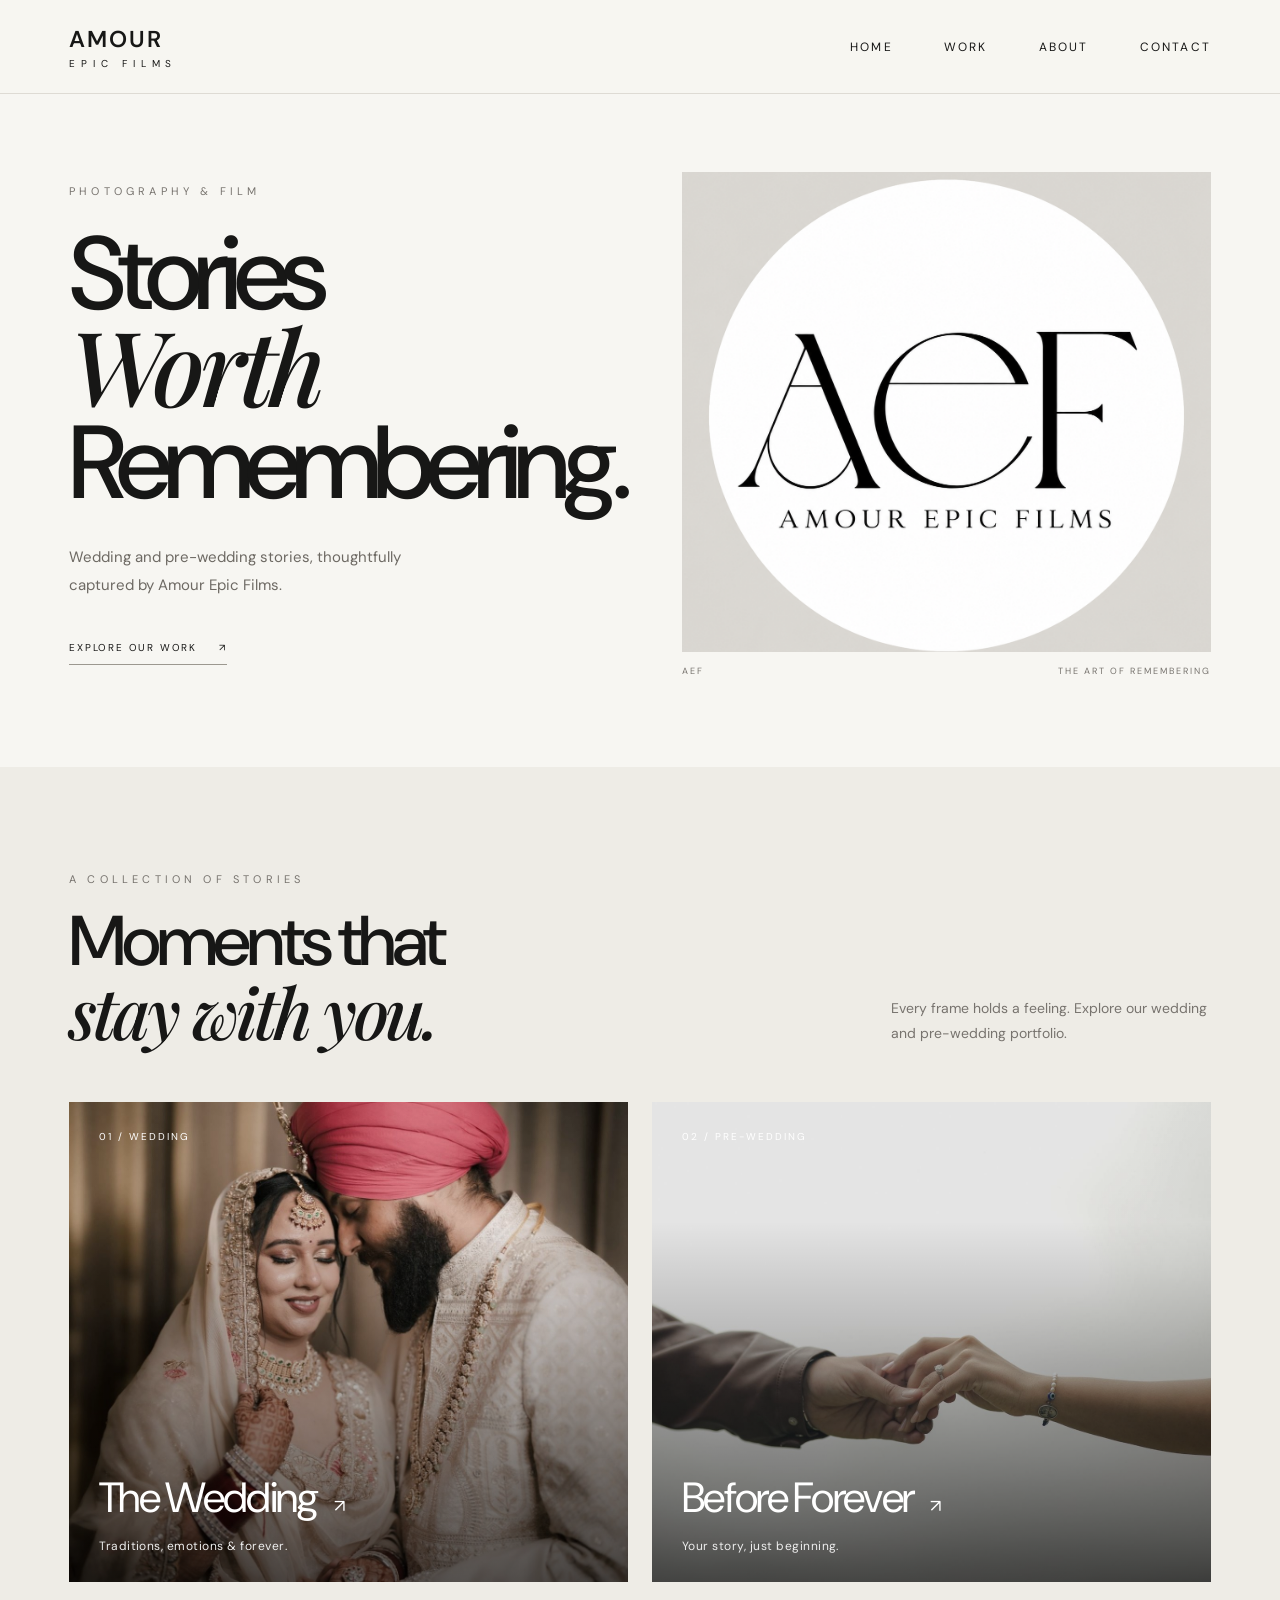
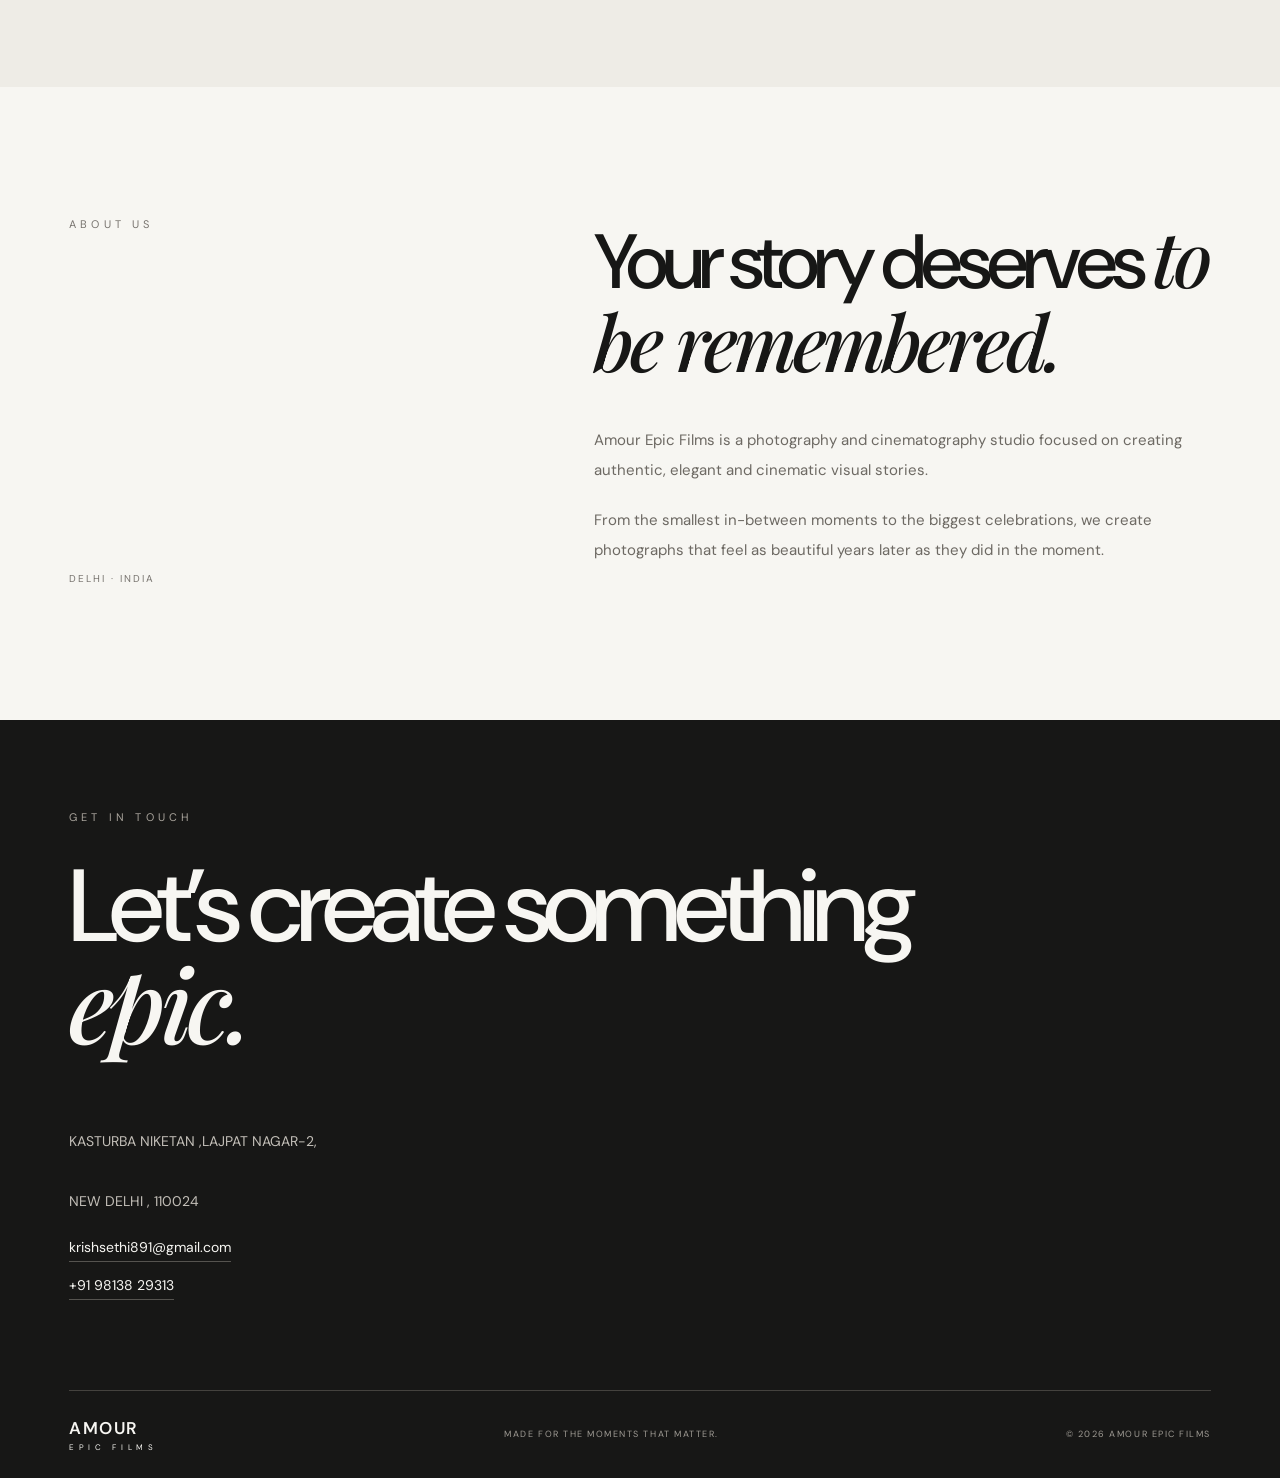
<file: index.html>
<!DOCTYPE html>
<html lang="en">
<head>
  <meta charset="UTF-8">
  <meta name="viewport" content="width=device-width, initial-scale=1.0">
  <title>Amour Epic Films — Stories Worth Remembering</title>
  <link rel="preconnect" href="https://fonts.googleapis.com">
  <link rel="preconnect" href="https://fonts.gstatic.com" crossorigin>
  <link href="https://fonts.googleapis.com/css2?family=DM+Sans:wght@400;500;600&family=Playfair+Display:ital,wght@0,500;0,600;1,500;1,600&display=swap" rel="stylesheet">
  <link rel="stylesheet" href="style.css">
</head>
<body>
  <header class="site-header">
    <a class="brand" href="index.html"><span>AMOUR</span><small>EPIC FILMS</small></a>
    <nav aria-label="Main navigation">
      <a href="#home">HOME</a><a href="#portfolio">WORK</a><a href="#about">ABOUT</a><a href="#contact">CONTACT</a>
    </nav>
  </header>

  <main>
    <section class="hero" id="home">
      <div class="hero-copy">
        <p class="eyebrow">PHOTOGRAPHY &amp; FILM</p>
        <h1>Stories<br><em>Worth</em><br>Remembering.</h1>
        <p class="intro">Wedding and pre-wedding stories, thoughtfully captured by Amour Epic Films.</p>
        <a class="text-link" href="#portfolio">EXPLORE OUR WORK <span>↗</span></a>
      </div>
      <div class="hero-art">
        <img src="Logo.png" alt="">
        <div class="image-note"><span>AEF</span><span>THE ART OF REMEMBERING</span></div>
      </div>
    </section>

    <section class="portfolio section-pad" id="portfolio">
      <div class="section-heading">
        <p class="eyebrow">A COLLECTION OF STORIES</p>
        <h2>Moments that<br><em>stay with you.</em></h2>
        <p>Every frame holds a feeling. Explore our wedding and pre-wedding portfolio.</p>
      </div>
      <div class="collection-grid">
        <a class="collection-card wedding-card" href="wedding.html">
          <img src="w0.jpg" alt="Wedding ceremony and couple">
          <span class="card-number">01 / WEDDING</span>
          <span class="card-title">The Wedding <b>↗</b></span>
          <span class="card-subtitle">Traditions, emotions &amp; forever.</span>
        </a>
        <a class="collection-card prewedding-card" href="prewedding.html">
          <img src="00.jpg" alt="Romantic pre-wedding couple portrait">
          <span class="card-number">02 / PRE-WEDDING</span>
          <span class="card-title">Before Forever <b>↗</b></span>
          <span class="card-subtitle">Your story, just beginning.</span>
        </a>
      </div>
    </section>

    <section class="about section-pad" id="about">
      <div class="about-label"><p class="eyebrow">ABOUT US</p><span>DELHI · INDIA</span></div>
      <div class="about-copy">
        <h2>Your story deserves <em>to be remembered.</em></h2>
        <p>Amour Epic Films is a photography and cinematography studio focused on creating authentic, elegant and cinematic visual stories.</p>
        <p>From the smallest in-between moments to the biggest celebrations, we create photographs that feel as beautiful years later as they did in the moment.</p>
      </div>
    </section>

    <section class="contact section-pad" id="contact">
      <p class="eyebrow">GET IN TOUCH</p>
      <h2>Let’s create something<br><em>epic.</em></h2>
      <div class="contact-details">
        <p> KASTURBA NIKETAN ,LAJPAT NAGAR-2, </p>
        <P>NEW DELHI , 110024</P>
        <a href="mailto:krishsethi891@gmail.com">krishsethi891@gmail.com</a>
        <a href="tel:+919813829313">+91 98138 29313</a>
      </div>
      <footer><a class="brand brand-light" href="index.html"><span>AMOUR</span><small>EPIC FILMS</small></a><span>MADE FOR THE MOMENTS THAT MATTER.</span><span>© 2026 AMOUR EPIC FILMS</span></footer>
    </section>
  </main>
</body>
</html>
</file>
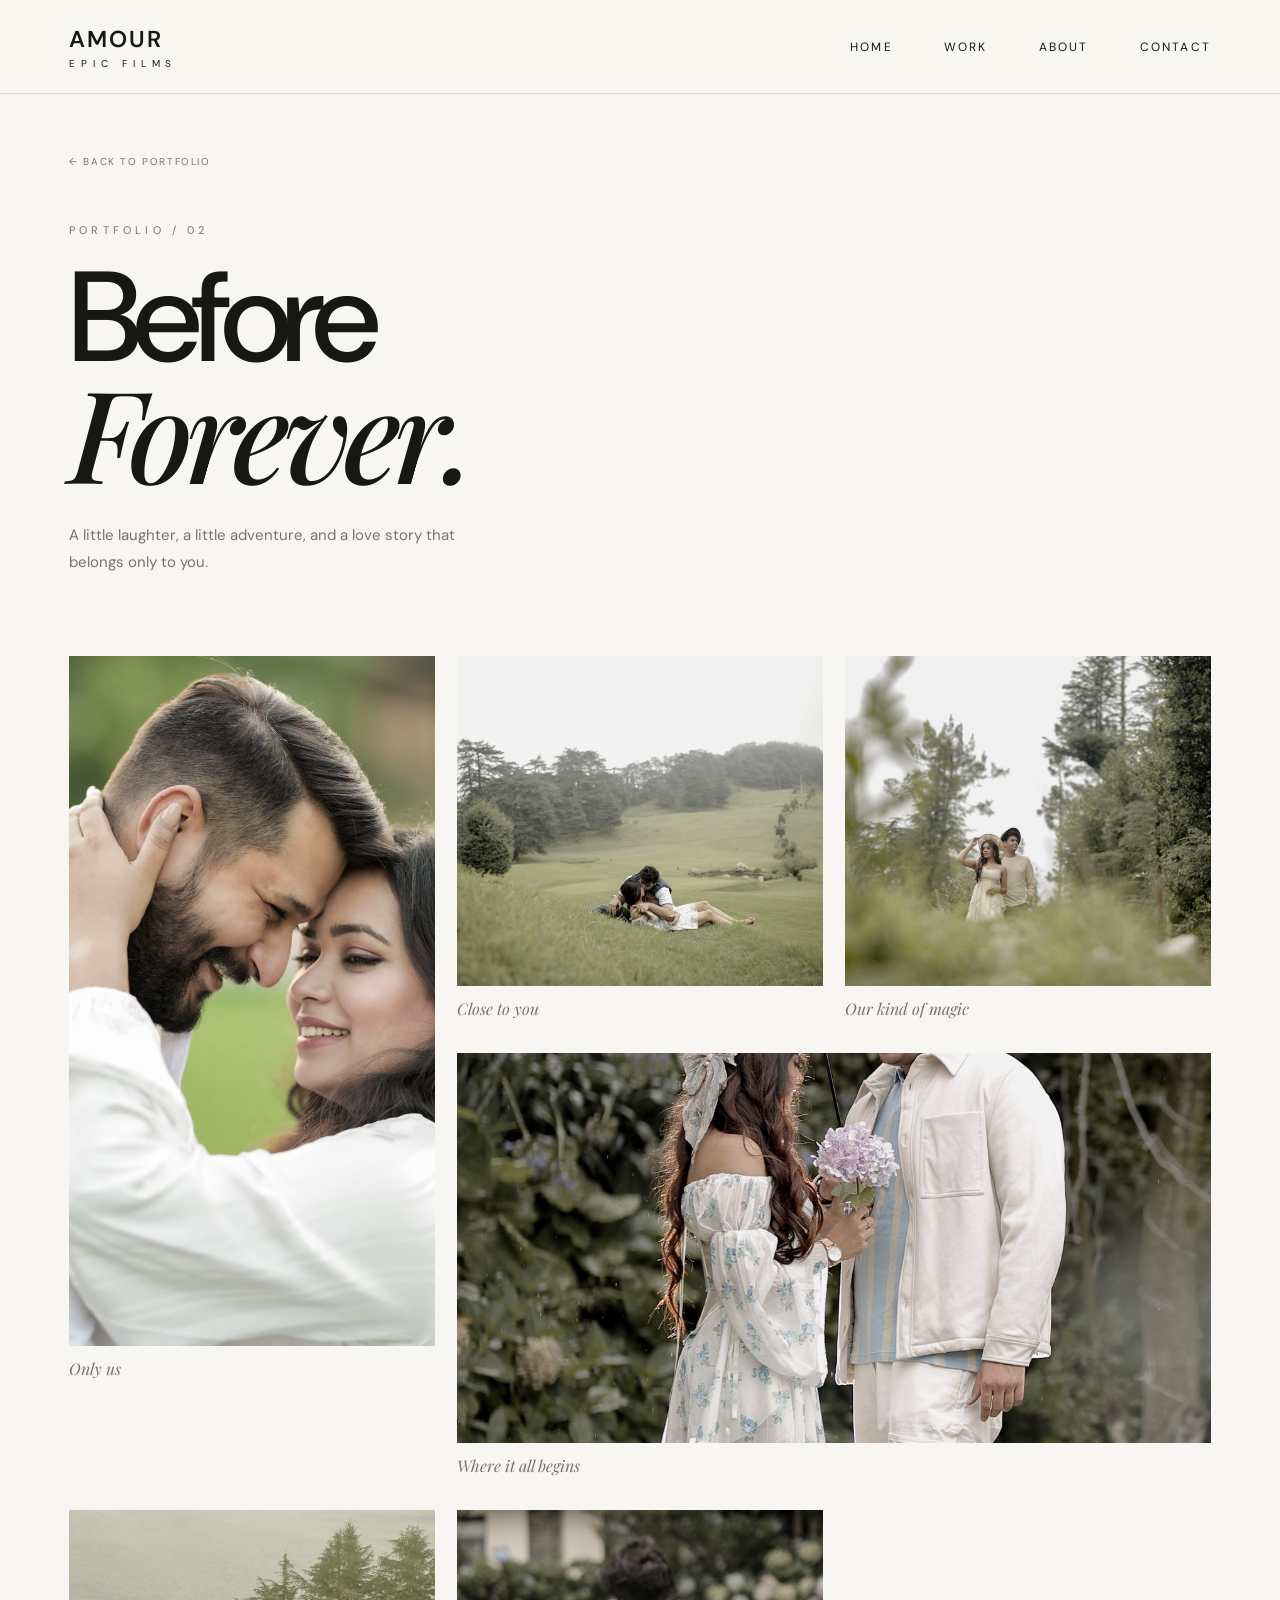
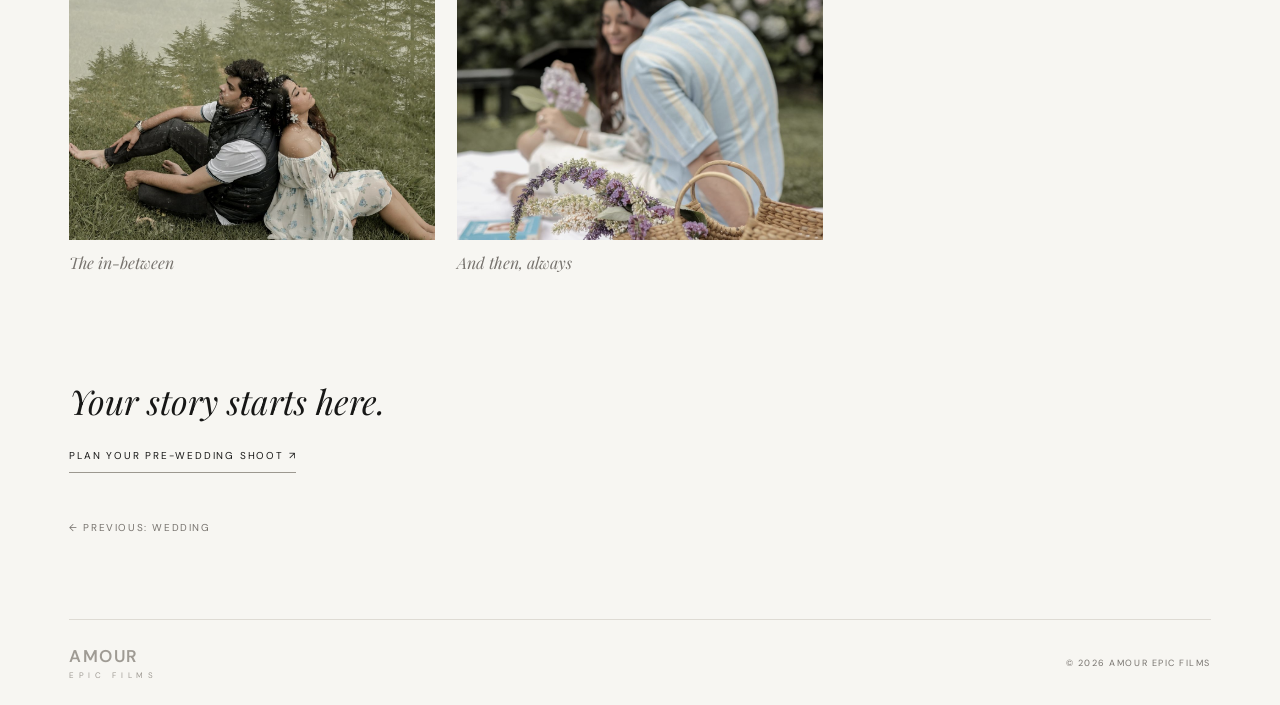
<file: prewedding.html>
<!DOCTYPE html>
<html lang="en">
<head>
  <meta charset="UTF-8"><meta name="viewport" content="width=device-width, initial-scale=1.0">
  <title>Pre-Wedding Stories — Amour Epic Films</title>
  <link rel="preconnect" href="https://fonts.googleapis.com"><link rel="preconnect" href="https://fonts.gstatic.com" crossorigin>
  <link href="https://fonts.googleapis.com/css2?family=DM+Sans:wght@400;500;600&family=Playfair+Display:ital,wght@0,500;0,600;1,500;1,600&display=swap" rel="stylesheet">
  <link rel="stylesheet" href="style.css">
</head>
<body>
  <header class="site-header"><a class="brand" href="index.html"><span>AMOUR</span><small>EPIC FILMS</small></a><nav><a href="index.html">HOME</a><a href="index.html#portfolio">WORK</a><a href="index.html#about">ABOUT</a><a href="index.html#contact">CONTACT</a></nav></header>
  <main class="gallery-page">
    <div class="gallery-intro"><a class="back-link" href="index.html#portfolio">← BACK TO PORTFOLIO</a><p class="eyebrow">PORTFOLIO / 02</p><h1>Before<br><em>Forever.</em></h1><p class="gallery-description">A little laughter, a little adventure, and a love story that belongs only to you.</p></div>
    <div class="photo-grid prewedding-gallery">
      <figure class="tall"><img src="8.jpg" alt="Romantic couple portrait"><figcaption>Only us</figcaption></figure>
      <figure><img src="7.jpg" alt="Couple embracing"><figcaption>Close to you</figcaption></figure>
      <figure><img src="1.jpg" alt="Couple outdoors"><figcaption>Our kind of magic</figcaption></figure>
      <figure class="wide"><img src="2.jpg" alt="Couple walking together"><figcaption>Where it all begins</figcaption></figure>
      <figure><img src="6.jpg" alt="Romantic couple moment"><figcaption>The in-between</figcaption></figure>
      <figure><img src="4.jpg" alt="Couple holding each other"><figcaption>And then, always</figcaption></figure>
    </div>
    <div class="gallery-end"><p>Your story starts here.</p><a class="text-link" href="index.html#contact">PLAN YOUR PRE-WEDDING SHOOT ↗</a><a class="back-link" href="wedding.html">← PREVIOUS: WEDDING</a></div>
  </main>
  <footer class="page-footer"><a class="brand" href="index.html"><span>AMOUR</span><small>EPIC FILMS</small></a><span>© 2026 AMOUR EPIC FILMS</span></footer>
</body>
</html>
</file>
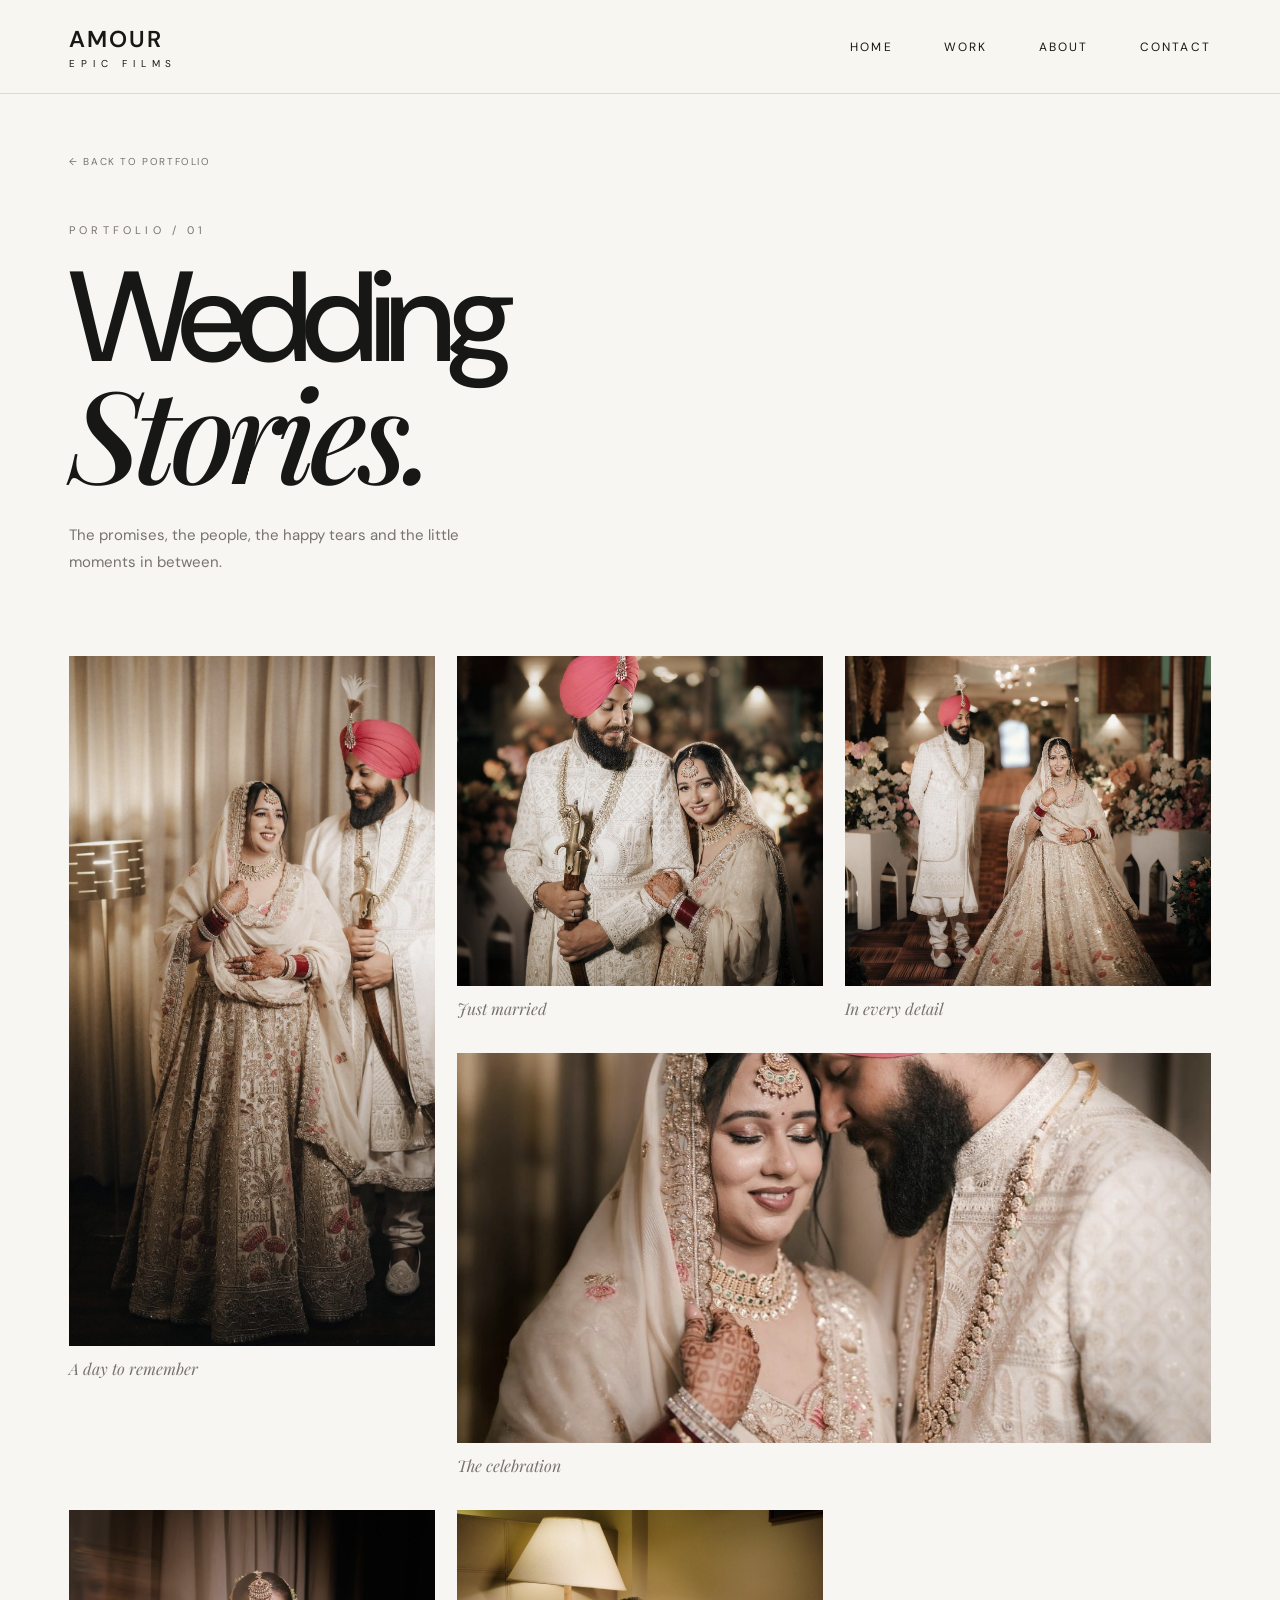
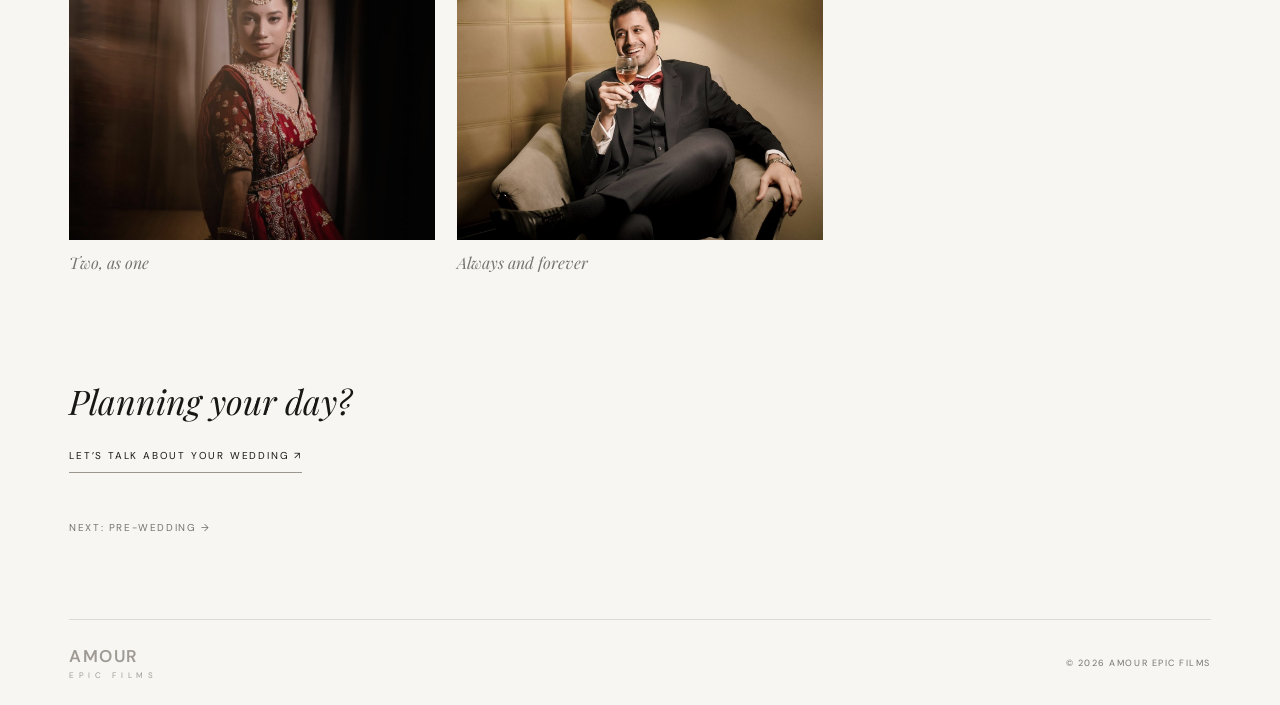
<file: wedding.html>
<!DOCTYPE html>
<html lang="en">
<head>
  <meta charset="UTF-8"><meta name="viewport" content="width=device-width, initial-scale=1.0">
  <title>Wedding Stories — Amour Epic Films</title>
  <link rel="preconnect" href="https://fonts.googleapis.com"><link rel="preconnect" href="https://fonts.gstatic.com" crossorigin>
  <link href="https://fonts.googleapis.com/css2?family=DM+Sans:wght@400;500;600&family=Playfair+Display:ital,wght@0,500;0,600;1,500;1,600&display=swap" rel="stylesheet">
  <link rel="stylesheet" href="style.css">
</head>
<body>
  <header class="site-header"><a class="brand" href="index.html"><span>AMOUR</span><small>EPIC FILMS</small></a><nav><a href="index.html">HOME</a><a href="index.html#portfolio">WORK</a><a href="index.html#about">ABOUT</a><a href="index.html#contact">CONTACT</a></nav></header>
  <main class="gallery-page">
    <div class="gallery-intro"><a class="back-link" href="index.html#portfolio">← BACK TO PORTFOLIO</a><p class="eyebrow">PORTFOLIO / 01</p><h1>Wedding<br><em>Stories.</em></h1><p class="gallery-description">The promises, the people, the happy tears and the little moments in between.</p></div>
    <div class="photo-grid wedding-gallery">
      <figure class="tall"><img src="w2.jpg" alt="Wedding couple outdoors"><figcaption>A day to remember</figcaption></figure>
      <figure><img src="w1.jpg" alt="Bride and groom wedding portrait"><figcaption>Just married</figcaption></figure>
      <figure><img src="w3.jpg" alt="Wedding details"><figcaption>In every detail</figcaption></figure>
      <figure class="wide"><img src="w0.jpg" alt="Wedding celebration"><figcaption>The celebration</figcaption></figure>
      <figure><img src="w4.jpg" alt="Couple portrait"><figcaption>Two, as one</figcaption></figure>
      <figure><img src="w6.jpg" alt="Wedding ceremony"><figcaption>Always and forever</figcaption></figure>
    </div>
    <div class="gallery-end"><p>Planning your day?</p><a class="text-link" href="index.html#contact">LET’S TALK ABOUT YOUR WEDDING ↗</a><a class="back-link" href="prewedding.html">NEXT: PRE-WEDDING →</a></div>
  </main>
  <footer class="page-footer"><a class="brand" href="index.html"><span>AMOUR</span><small>EPIC FILMS</small></a><span>© 2026 AMOUR EPIC FILMS</span></footer>
</body>
</html>
</file>
<file: style.css>
/* AMOUR EPIC FILMS — warm editorial portfolio */
:root{--paper:#f7f6f2;--ink:#171716;--muted:#77736e;--line:#dedbd4;--serif:"Playfair Display",Georgia,serif;--sans:"DM Sans",Arial,sans-serif}
*{box-sizing:border-box}html{scroll-behavior:smooth}body{margin:0;background:var(--paper);color:var(--ink);font-family:var(--sans);-webkit-font-smoothing:antialiased}a{color:inherit;text-decoration:none}.site-header{height:94px;padding:0 5.4%;display:flex;align-items:center;justify-content:space-between;border-bottom:1px solid var(--line);background:rgba(247,246,242,.96)}.brand{display:flex;flex-direction:column;gap:3px;letter-spacing:.14em}.brand span{font-size:23px;font-weight:600;letter-spacing:.09em}.brand small{font-size:10px;letter-spacing:.58em}.site-header nav{display:flex;gap:clamp(24px,4vw,68px)}.site-header nav a{font-size:12px;letter-spacing:.18em;transition:opacity .2s}.site-header nav a:hover,.text-link:hover,.back-link:hover{opacity:.55}.hero{min-height:650px;padding:70px 5.4% 82px;display:grid;grid-template-columns:.92fr 1.08fr;gap:5%;align-items:center}.hero-copy{padding:20px 0}.eyebrow{font-size:11px;letter-spacing:.38em;color:#77736e;margin:0 0 30px}.hero h1,.gallery-intro h1{font-size:clamp(65px,8.1vw,124px);line-height:.88;letter-spacing:-.075em;font-weight:500;margin:0 0 34px}.hero h1 em,.section-heading h2 em,.about-copy h2 em,.contact h2 em,.gallery-intro h1 em{font-family:var(--serif);font-weight:500;letter-spacing:-.055em}.intro{font-size:15px;line-height:1.9;color:#6d6963;max-width:360px;margin:0 0 35px}.text-link{font-size:10px;letter-spacing:.18em;border-bottom:1px solid #9c9890;padding-bottom:10px;display:inline-flex;gap:22px;align-items:center;transition:opacity .2s}.hero-art{position:relative;min-width:0}.hero-art img{display:block;width:100%;height:480px;object-fit:cover;object-position:center 42%;filter:saturate(.78)}.image-note{display:flex;justify-content:space-between;padding-top:13px;color:#77736e;font-size:9px;letter-spacing:.22em}.section-pad{padding:105px 5.4%}.portfolio{background:#eeece6}.section-heading{display:grid;grid-template-columns:1fr 1fr;align-items:end;margin-bottom:50px;gap:20px}.section-heading .eyebrow{grid-column:1/-1;margin-bottom:0}.section-heading h2{font-size:clamp(42px,5.5vw,76px);font-weight:500;line-height:1;letter-spacing:-.06em;margin:0}.section-heading>p:last-child{max-width:320px;justify-self:end;color:#77736e;font-size:14px;line-height:1.8;margin:0 0 5px}.collection-grid{display:grid;grid-template-columns:1fr 1fr;gap:24px}.collection-card{position:relative;display:block;overflow:hidden;background:#ddd;min-height:480px;color:white}.collection-card:after{content:"";position:absolute;inset:0;background:linear-gradient(180deg,rgba(0,0,0,.06) 25%,rgba(0,0,0,.62) 100%);transition:background .3s}.collection-card img{position:absolute;width:100%;height:100%;object-fit:cover;transition:transform .7s;filter:saturate(.78)}.collection-card:hover img{transform:scale(1.04)}.collection-card>span{position:absolute;z-index:1;left:30px}.card-number{top:28px;font-size:10px;letter-spacing:.2em}.card-title{bottom:57px;font-size:clamp(28px,3.3vw,45px);letter-spacing:-.04em}.card-title b{font-size:18px;font-weight:400;margin-left:10px}.card-subtitle{bottom:28px;font-size:12px;color:#eee;letter-spacing:.04em}.about{display:grid;grid-template-columns:.8fr 1.2fr;gap:10%;padding-top:130px;padding-bottom:135px}.about-label{display:flex;flex-direction:column;justify-content:space-between}.about-label .eyebrow{margin-bottom:0}.about-label span{font-size:10px;letter-spacing:.2em;color:#77736e}.about-copy h2{font-size:clamp(48px,6vw,82px);line-height:1.02;font-weight:500;letter-spacing:-.065em;margin:0 0 40px;max-width:700px}.about-copy p{font-size:15px;line-height:2;color:#6d6963;max-width:660px;margin:0 0 20px}.contact{background:#171716;color:#f7f6f2;padding-top:90px;padding-bottom:0}.contact .eyebrow{color:#aaa59d;margin-bottom:35px}.contact h2{font-size:clamp(56px,8vw,112px);line-height:.93;font-weight:500;letter-spacing:-.065em;margin:0 0 60px}.contact h2 em{display:inline-block}.contact-details{display:flex;flex-direction:column;align-items:flex-start;gap:14px;color:#c3bfb8;font-size:14px}.contact-details a{color:#f7f6f2;border-bottom:1px solid #55534f;padding-bottom:5px}footer{margin-top:90px;border-top:1px solid #44423e;padding:26px 0;display:flex;align-items:center;justify-content:space-between;gap:20px;color:#9f9b94;font-size:9px;letter-spacing:.17em}.brand-light{color:#f7f6f2}.brand-light span{font-size:17px}.brand-light small{font-size:8px}.gallery-page{padding:55px 5.4% 0}.gallery-intro{max-width:760px;padding:0 0 65px}.back-link{font-size:10px;letter-spacing:.16em;color:#77736e;display:inline-block;margin-bottom:55px;transition:opacity .2s}.gallery-intro .eyebrow{margin-bottom:25px}.gallery-intro h1{font-size:clamp(70px,10vw,135px);margin-bottom:25px}.gallery-description{font-size:15px;line-height:1.8;color:#77736e;max-width:390px}.photo-grid{display:grid;grid-template-columns:1fr 1fr 1fr;gap:34px 22px;align-items:start}.photo-grid figure{margin:0;min-width:0}.photo-grid img{width:100%;height:330px;display:block;object-fit:cover;filter:saturate(.78)}.photo-grid .tall{grid-row:span 2}.photo-grid .tall img{height:690px}.photo-grid .wide{grid-column:span 2}.photo-grid .wide img{height:390px}.photo-grid figcaption{padding-top:12px;font-family:var(--serif);font-style:italic;font-size:16px;color:#77736e}.gallery-end{padding:105px 0 85px;display:flex;flex-direction:column;align-items:flex-start;gap:20px}.gallery-end p{font-family:var(--serif);font-size:34px;font-style:italic;margin:0 0 5px}.gallery-end .back-link{margin:28px 0 0}.page-footer{margin:0 5.4%;border-top:1px solid var(--line);padding:25px 0}.page-footer .brand span{font-size:17px}.page-footer .brand small{font-size:8px}.page-footer>span{font-size:9px;letter-spacing:.17em;color:#77736e}
@media(max-width:800px){.site-header{height:78px;padding:0 6%}.brand span{font-size:19px}.site-header nav{gap:16px}.site-header nav a{font-size:9px;letter-spacing:.1em}.hero{grid-template-columns:1fr;padding:55px 6% 65px;gap:40px}.hero h1{font-size:clamp(68px,15vw,105px)}.hero-art img{height:420px}.section-pad{padding:75px 6%}.section-heading{grid-template-columns:1fr;gap:22px}.section-heading>p:last-child{justify-self:start}.collection-grid{gap:14px}.collection-card{min-height:360px}.collection-card>span{left:18px}.card-title{font-size:28px}.about{grid-template-columns:1fr;gap:45px;padding-top:85px;padding-bottom:90px}.about-label{gap:35px}.contact{padding-top:75px}.contact h2{font-size:clamp(55px,12vw,88px)}footer{flex-wrap:wrap;margin-top:70px}.gallery-page{padding:35px 6% 0}.gallery-intro{padding-bottom:45px}.back-link{margin-bottom:40px}.photo-grid{grid-template-columns:1fr 1fr;gap:26px 14px}.photo-grid img{height:260px}.photo-grid .tall img{height:550px}.photo-grid .wide img{height:300px}}
@media(max-width:520px){.site-header{align-items:center}.site-header nav{gap:10px}.site-header nav a{font-size:8px}.brand span{font-size:16px}.brand small{font-size:8px;letter-spacing:.42em}.hero-art img{height:330px}.section-pad{padding:65px 6%}.collection-grid{grid-template-columns:1fr}.collection-card{min-height:420px}.section-heading h2{font-size:52px}.about-copy h2{font-size:52px}.contact h2{font-size:56px}.contact-details{font-size:13px}.contact footer{align-items:flex-start;flex-direction:column}.photo-grid{grid-template-columns:1fr}.photo-grid .tall,.photo-grid .wide{grid-column:auto;grid-row:auto}.photo-grid img,.photo-grid .tall img,.photo-grid .wide img{height:auto;max-height:520px;aspect-ratio:4/5}.gallery-intro h1{font-size:76px}.gallery-end{padding:75px 0}.page-footer{flex-direction:row}.page-footer>span{font-size:8px}}
</file>
